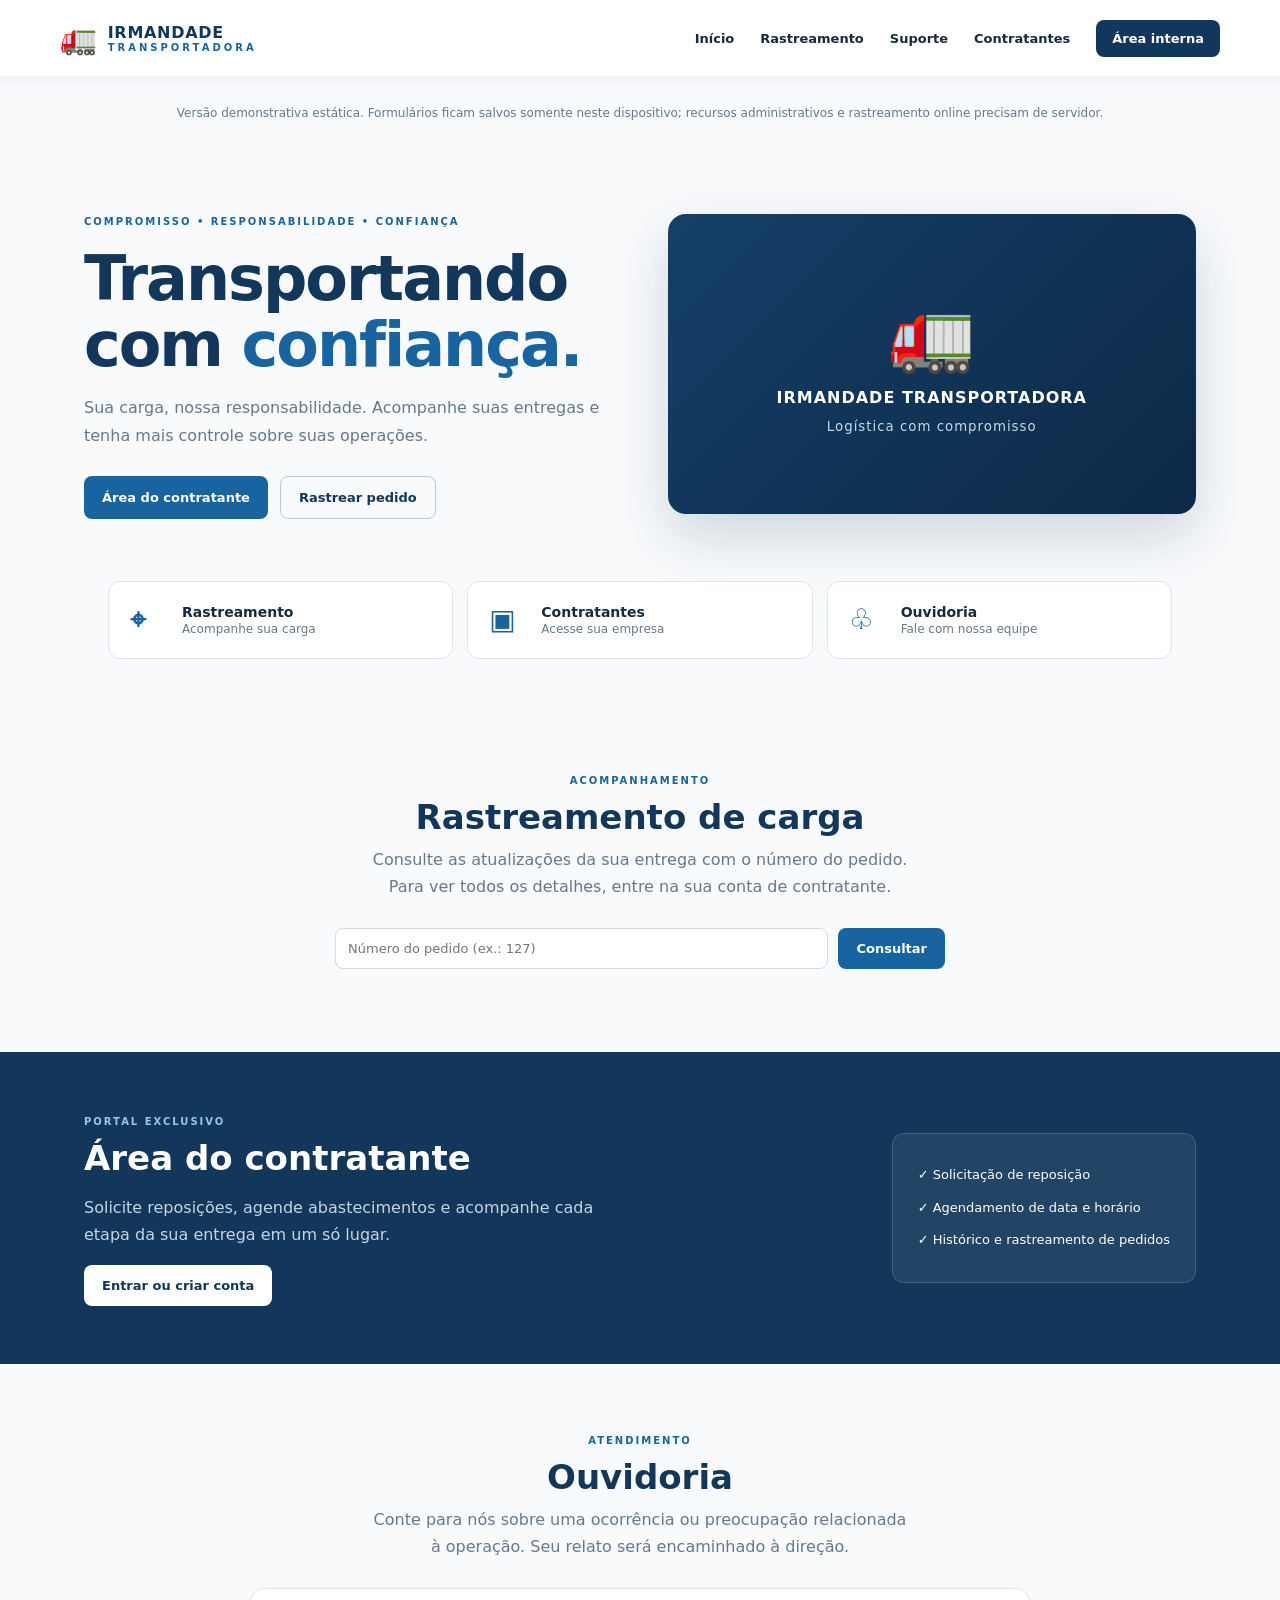
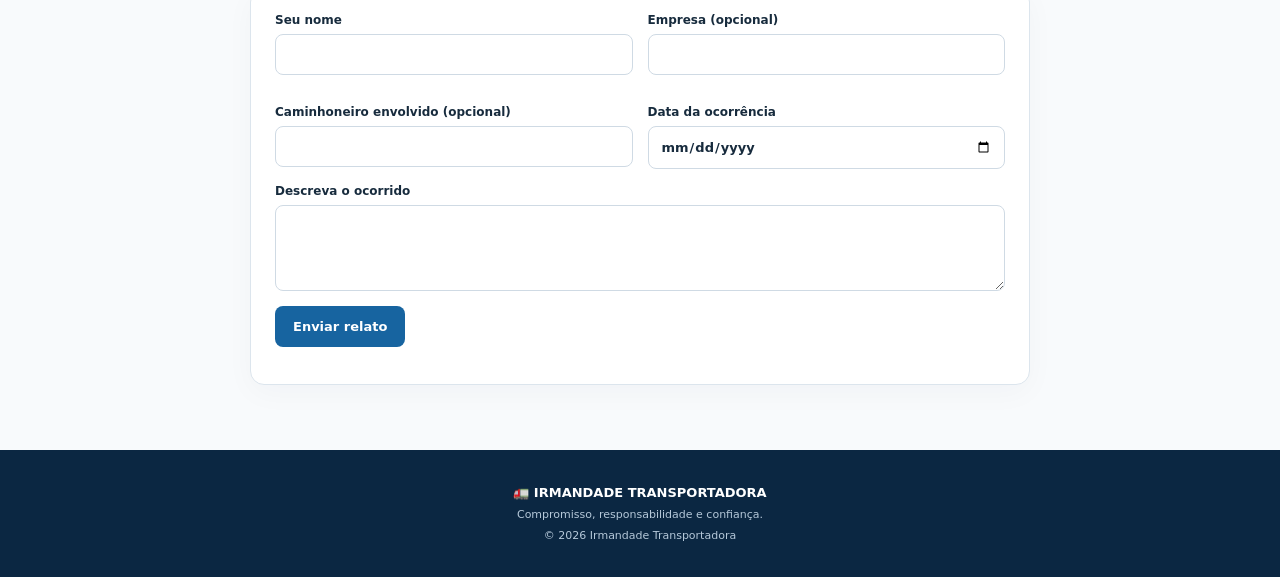
<file: index.html>
<!doctype html>
<html lang="pt-BR">
<head>
<meta charset="utf-8"><meta name="viewport" content="width=device-width,initial-scale=1">
<meta name="theme-color" content="#12375b"><title>Irmandade Transportadora</title>
<link rel="stylesheet" href="style.css">
</head>
<body>
<header class="top">
  <a class="brand" href="#"><span class="truck">🚛</span><span>IRMANDADE<small>TRANSPORTADORA</small></span></a>
  <button class="menuBtn" onclick="document.querySelector('nav').classList.toggle('show')">☰</button>
  <nav>
    <a href="#inicio">Início</a><a href="#rastreamento">Rastreamento</a><a href="#ouvidoria">Suporte</a>
    <a href="#contratante">Contratantes</a><button class="navLogin" onclick="openLogin()">Área interna</button>
  </nav>
</header>
<main>
<div class="section" style="padding-top:18px;padding-bottom:0"><p class="muted" style="text-align:center">Versão demonstrativa estática. Formulários ficam salvos somente neste dispositivo; recursos administrativos e rastreamento online precisam de servidor.</p></div>
<section id="inicio" class="hero">
  <div class="heroText"><span class="eyebrow">COMPROMISSO • RESPONSABILIDADE • CONFIANÇA</span>
    <h1>Transportando com <em>confiança.</em></h1>
    <p>Sua carga, nossa responsabilidade. Acompanhe suas entregas e tenha mais controle sobre suas operações.</p>
    <div class="actions"><a class="btn primary" href="#contratante">Área do contratante</a><a class="btn ghost" href="#rastreamento">Rastrear pedido</a></div>
  </div>
  <div class="carousel" id="carousel"><div class="slidePlaceholder"><span>🚛</span><b>IRMANDADE TRANSPORTADORA</b><small>Logística com compromisso</small></div><div class="dots"></div></div>
</section>
<section class="quick">
  <a href="#rastreamento"><b>⌖</b><strong>Rastreamento</strong><small>Acompanhe sua carga</small></a>
  <a href="#contratante"><b>▣</b><strong>Contratantes</strong><small>Acesse sua empresa</small></a>
  <a href="#ouvidoria"><b>♧</b><strong>Ouvidoria</strong><small>Fale com nossa equipe</small></a>
</section>
<section id="rastreamento" class="section">
  <div class="sectionHead"><span class="eyebrow">ACOMPANHAMENTO</span><h2>Rastreamento de carga</h2><p>Consulte as atualizações da sua entrega com o número do pedido. Para ver todos os detalhes, entre na sua conta de contratante.</p></div>
  <div class="trackSearch"><input id="trackId" placeholder="Número do pedido (ex.: 127)"><button class="btn primary" onclick="trackPublic()">Consultar</button></div><div id="publicTrack" class="result"></div>
</section>
<section id="contratante" class="section blueSection">
  <div><span class="eyebrow">PORTAL EXCLUSIVO</span><h2>Área do contratante</h2><p>Solicite reposições, agende abastecimentos e acompanhe cada etapa da sua entrega em um só lugar.</p><button class="btn white" onclick="openLogin('contractor')">Entrar ou criar conta</button></div>
  <div class="featureList"><div>✓ Solicitação de reposição</div><div>✓ Agendamento de data e horário</div><div>✓ Histórico e rastreamento de pedidos</div></div>
</section>
<section id="ouvidoria" class="section">
  <div class="sectionHead"><span class="eyebrow">ATENDIMENTO</span><h2>Ouvidoria</h2><p>Conte para nós sobre uma ocorrência ou preocupação relacionada à operação. Seu relato será encaminhado à direção.</p></div>
  <form id="complaintForm" class="formCard">
    <div class="formGrid"><label>Seu nome<input name="sender" required></label><label>Empresa (opcional)<input name="company"></label><label>Caminhoneiro envolvido (opcional)<input name="driver"></label><label>Data da ocorrência<input name="occurrenceDate" type="date"></label></div>
    <label>Descreva o ocorrido<textarea name="description" required rows="4"></textarea></label>
    <button class="btn primary">Enviar relato</button><p class="formMsg" id="complaintMsg"></p>
  </form>
</section>
<section id="authArea" class="section hidden">
  <div class="sectionHead"><span class="eyebrow">ACESSO RESTRITO</span><h2 id="authTitle">Acesse sua conta</h2></div>
  <div class="authCard" id="authCard"></div>
</section>
<section id="dashboard" class="section hidden">
  <div class="dashHead"><div><span class="eyebrow">PORTAL IRMANDADE</span><h2 id="dashTitle">Painel</h2><p id="dashWelcome"></p></div><button class="btn outline" onclick="logout()">Sair</button></div>
  <div id="dashTabs" class="tabs"></div><div id="dashContent"></div>
</section>
</main>
<footer><b>🚛 IRMANDADE TRANSPORTADORA</b><span>Compromisso, responsabilidade e confiança.</span><small>© <span id="year"></span> Irmandade Transportadora</small></footer>
<div id="toast" class="toast"></div>
<script src="app.js"></script>
</body></html>
</file>
<file: style.css>
:root{--navy:#12375b;--blue:#1764a0;--light:#eaf2f9;--ink:#172b3d;--muted:#66798a;--line:#dce5ed;--white:#fff}*{box-sizing:border-box}html{scroll-behavior:smooth}body{margin:0;font-family:Inter,ui-sans-serif,system-ui,-apple-system,Segoe UI,sans-serif;color:var(--ink);background:#f8fafc}a{color:inherit;text-decoration:none}.top{height:76px;background:#fff;display:flex;align-items:center;justify-content:space-between;padding:0 max(calc((100% - 1160px)/2),24px);box-shadow:0 2px 14px #102b4510;position:sticky;top:0;z-index:10}.brand{display:flex;align-items:center;gap:10px;color:var(--navy);font-weight:900;letter-spacing:.7px}.brand .truck{font-size:30px}.brand small{display:block;font-size:10px;letter-spacing:3px;color:var(--blue)}nav{display:flex;align-items:center;gap:26px;font-size:13px;font-weight:650}nav a:hover{color:var(--blue)}button{font:inherit;cursor:pointer}.navLogin{background:var(--navy);border:0;color:white;border-radius:8px;padding:11px 16px}.menuBtn{display:none}.hero{max-width:1160px;margin:auto;padding:78px 24px 62px;display:grid;grid-template-columns:1fr 1fr;gap:55px;align-items:center}.eyebrow{font-size:10px;letter-spacing:2px;color:var(--blue);font-weight:850}.hero h1{font-size:clamp(38px,5vw,62px);line-height:1.06;margin:17px 0;color:var(--navy);letter-spacing:-2px}.hero h1 em{font-style:normal;color:var(--blue)}.hero p,.sectionHead p,.blueSection p{color:var(--muted);line-height:1.7;max-width:540px}.actions{display:flex;gap:12px;margin-top:27px;flex-wrap:wrap}.btn{display:inline-flex;align-items:center;justify-content:center;border:0;border-radius:8px;padding:13px 18px;font-weight:750;font-size:13px}.primary{background:var(--blue);color:white}.ghost,.outline{border:1px solid #b9cbd9;color:var(--navy);background:transparent}.white{background:#fff;color:var(--navy)}.carousel{height:300px;background:linear-gradient(135deg,#153f68,#0c2946);border-radius:18px;overflow:hidden;position:relative;display:flex;align-items:center;justify-content:center;color:#fff;box-shadow:0 22px 55px #0c29462b}.slidePlaceholder{display:flex;flex-direction:column;align-items:center;gap:12px;letter-spacing:1px}.slidePlaceholder span{font-size:70px}.slidePlaceholder small{color:#c6d9e9}.carousel img{width:100%;height:100%;object-fit:cover}.dots{position:absolute;bottom:14px;display:flex;gap:7px}.dots i{width:7px;height:7px;border-radius:50%;background:#ffffff70}.dots i.active{background:white}.quick{max-width:1112px;margin:0 auto 45px;padding:0 24px;display:grid;grid-template-columns:repeat(3,1fr);gap:14px}.quick a{background:#fff;border:1px solid var(--line);border-radius:12px;padding:21px;display:grid;grid-template-columns:42px 1fr;column-gap:10px;align-items:center}.quick b{grid-row:span 2;color:var(--blue);font-size:28px}.quick strong{font-size:14px}.quick small{color:var(--muted);font-size:12px}.section{padding:65px 24px;max-width:1160px;margin:auto}.sectionHead{text-align:center;margin-bottom:28px}.sectionHead h2,.blueSection h2,.dashHead h2{font-size:34px;color:var(--navy);margin:9px 0}.sectionHead p{margin:0 auto}.trackSearch{max-width:610px;margin:auto;display:flex;gap:10px}.trackSearch input{flex:1}.result{max-width:610px;margin:18px auto}.blueSection{max-width:none;background:var(--navy);color:white;padding:58px max(calc((100% - 1112px)/2),24px);display:flex;justify-content:space-between;gap:40px;align-items:center}.blueSection h2{color:white}.blueSection p{color:#c4d5e4}.blueSection .eyebrow{color:#9bc6e8}.featureList{background:#ffffff12;border:1px solid #ffffff25;padding:25px;border-radius:12px;min-width:280px;line-height:2.5;font-size:13px}.formCard,.authCard{background:#fff;border:1px solid var(--line);border-radius:14px;padding:24px;max-width:780px;margin:auto;box-shadow:0 8px 30px #102b4508}.formGrid{display:grid;grid-template-columns:1fr 1fr;gap:15px}label{display:flex;flex-direction:column;gap:7px;font-size:12px;font-weight:750;margin-bottom:15px}input,textarea,select{font:inherit;font-size:13px;border:1px solid #cfdae4;border-radius:8px;padding:12px;background:white;color:var(--ink);width:100%}textarea{resize:vertical}.formMsg{font-size:13px;color:var(--blue)}.hidden{display:none!important}.dashHead{display:flex;justify-content:space-between;align-items:center}.dashHead p{color:var(--muted);font-size:13px}.tabs{display:flex;gap:8px;overflow:auto;padding:16px 0}.tabs button{white-space:nowrap;border:1px solid var(--line);background:white;border-radius:8px;padding:10px 13px;color:var(--navy);font-size:12px;font-weight:700}.tabs button.active{background:var(--navy);color:#fff}.panel{background:#fff;border:1px solid var(--line);border-radius:13px;padding:20px;margin:8px 0 15px}.panel h3{margin:0 0 15px;color:var(--navy)}.cards{display:grid;grid-template-columns:repeat(auto-fit,minmax(180px,1fr));gap:12px}.stat{padding:18px;background:#edf4fa;border-radius:10px}.stat b{font-size:24px;color:var(--navy);display:block}.stat small{color:var(--muted)}.item{border:1px solid var(--line);border-radius:10px;padding:14px;margin:10px 0}.itemHead{display:flex;justify-content:space-between;gap:12px;flex-wrap:wrap}.muted{color:var(--muted);font-size:12px}.row{display:flex;gap:10px;align-items:center;flex-wrap:wrap}.row>*{flex:1}.tiny{font-size:11px}.danger{background:#fff0f0;color:#a52d37}.success{background:#eaf7ef;color:#20633b}.badge{display:inline-block;padding:5px 8px;border-radius:20px;background:#eaf2f9;color:var(--blue);font-size:10px;font-weight:800}.trackSteps{display:flex;justify-content:space-between;gap:5px;margin:18px 0}.trackSteps div{flex:1;text-align:center;font-size:10px;color:var(--muted);border-top:4px solid var(--line);padding-top:8px}.trackSteps .done{border-color:var(--blue);color:var(--navy);font-weight:800}.toast{position:fixed;bottom:20px;left:50%;transform:translateX(-50%);background:#102b45;color:#fff;padding:12px 18px;border-radius:9px;display:none;z-index:30;max-width:90%;font-size:13px}footer{background:#0b2742;color:white;padding:35px 24px;display:flex;flex-direction:column;align-items:center;gap:8px;font-size:13px}footer span,footer small{color:#b5c8d9;font-size:11px}@media(max-width:760px){.top{height:66px;padding:0 18px}.menuBtn{display:block;border:0;background:none;color:var(--navy);font-size:24px}nav{display:none;position:absolute;top:66px;left:0;right:0;background:white;padding:20px;flex-direction:column;align-items:stretch;box-shadow:0 10px 20px #0001}nav.show{display:flex}.hero{grid-template-columns:1fr;padding-top:48px;gap:30px}.carousel{height:220px}.quick{grid-template-columns:1fr}.blueSection{display:block}.featureList{margin-top:25px}.formGrid{grid-template-columns:1fr}.trackSearch{flex-direction:column}.section{padding-top:48px;padding-bottom:48px}.sectionHead h2,.blueSection h2,.dashHead h2{font-size:28px}.dashHead{align-items:flex-start}.trackSteps{font-size:9px}}
</file>
